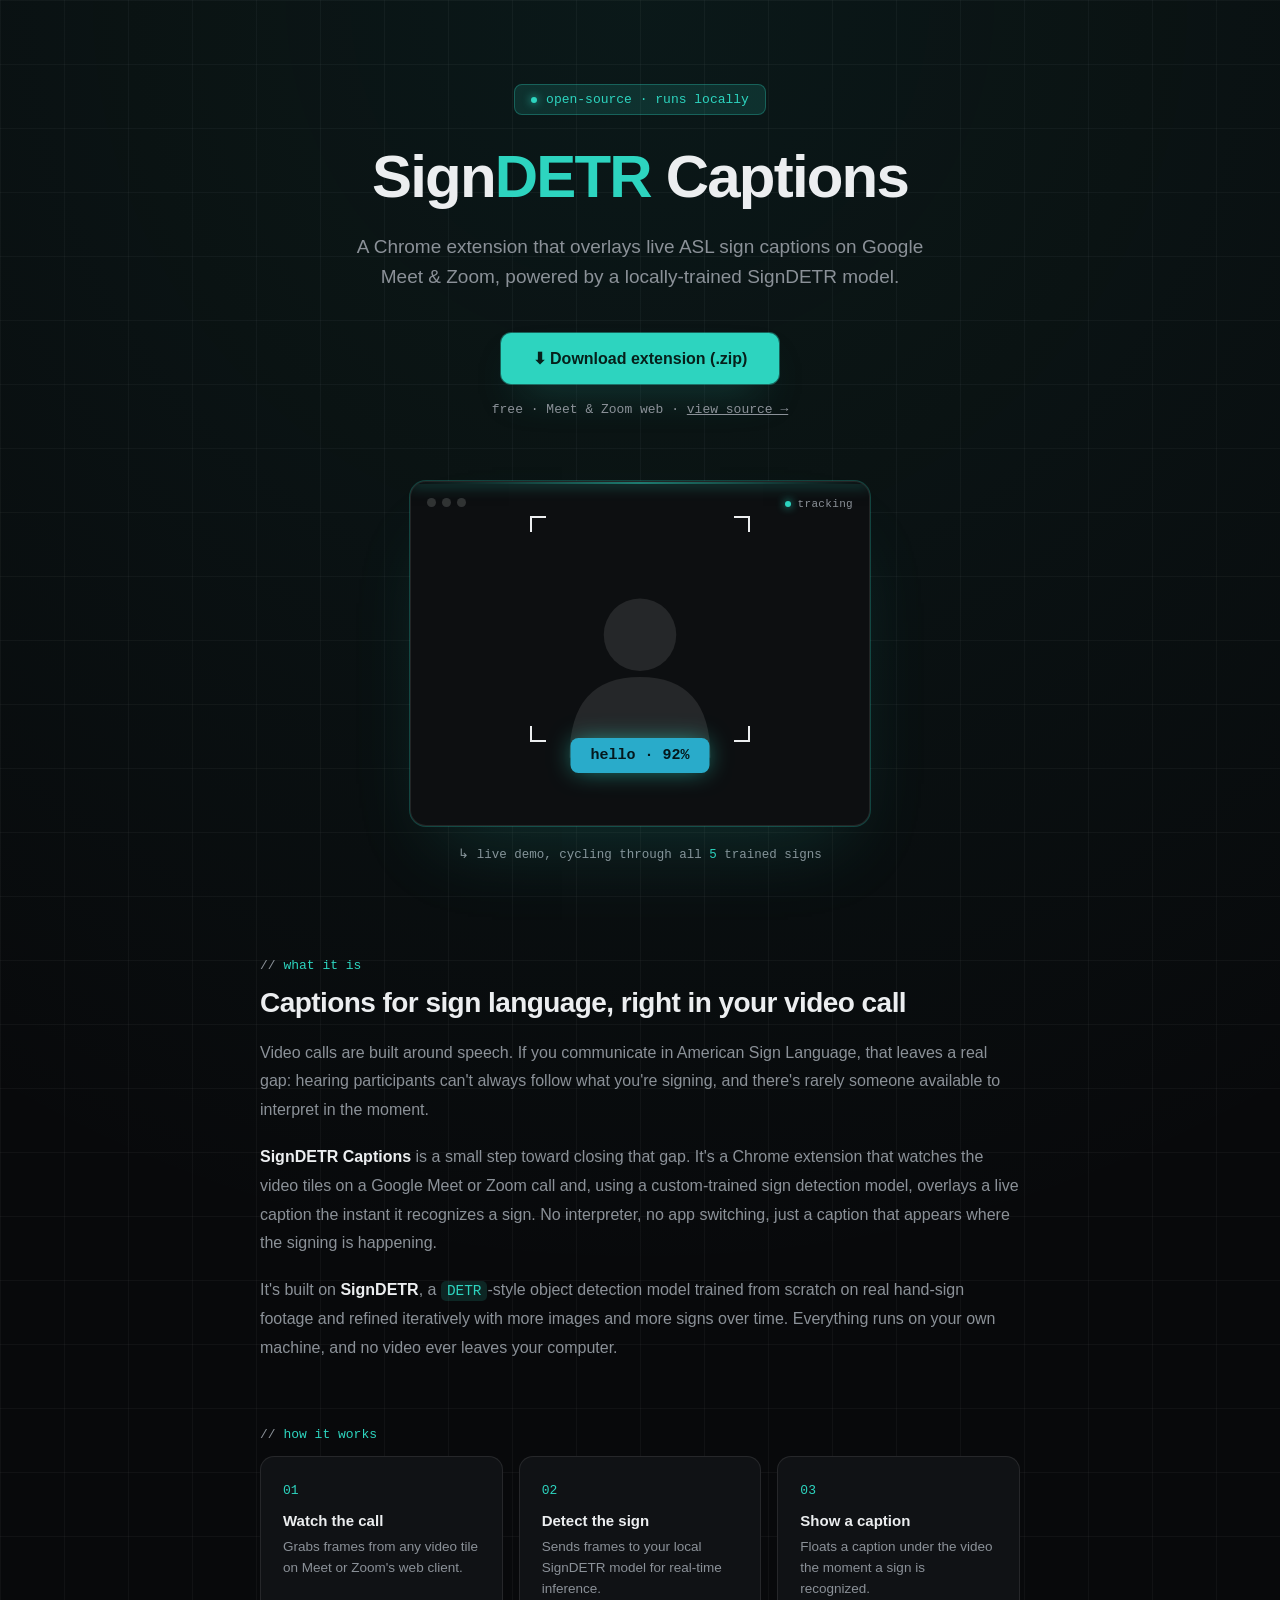
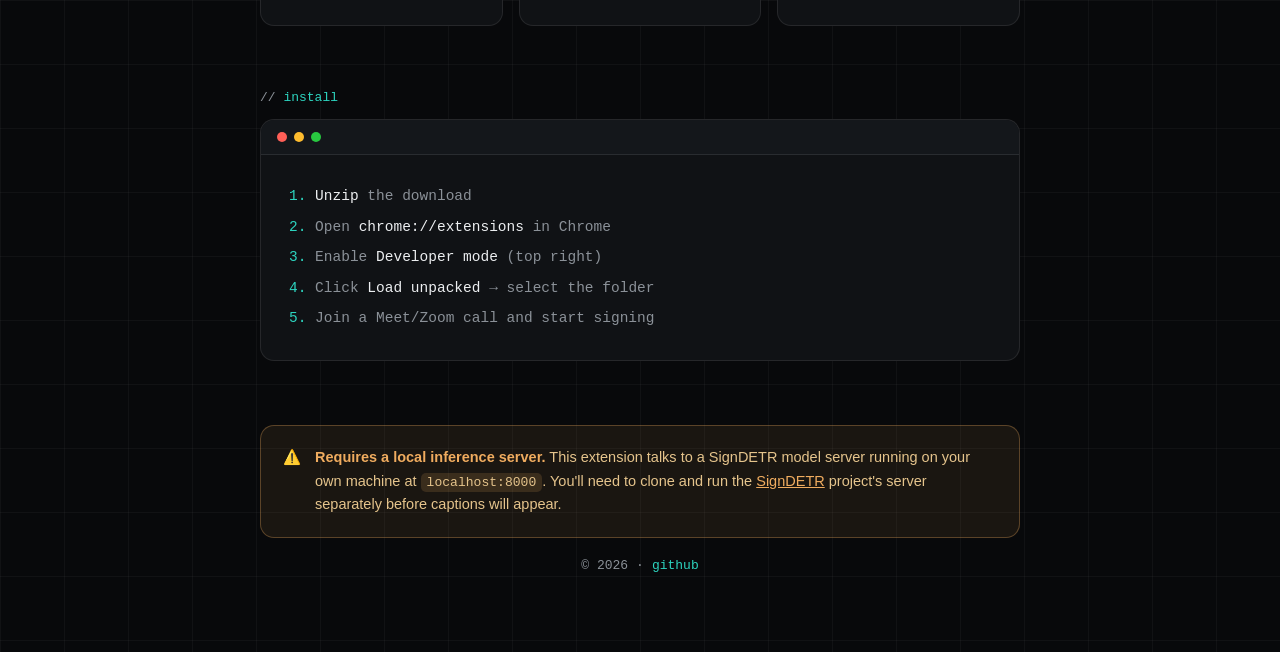
<file: index.html>
<!doctype html>
<html lang="en">
<head>
<meta charset="utf-8">
<meta name="viewport" content="width=device-width, initial-scale=1">
<title>SignDETR Captions</title>
<link rel="icon" href="data:image/svg+xml,<svg xmlns=%22http://www.w3.org/2000/svg%22 viewBox=%220 0 30 30%22><rect width=%2230%22 height=%2230%22 fill=%22%230b0d10%22/><rect x=%224%22 y=%224%22 width=%2222%22 height=%2222%22 rx=%224%22 fill=%22%232dd4bf%22/></svg>">
<style>
  :root {
    --bg: #08090b;
    --panel: #101215;
    --panel-hi: #14171b;
    --border: rgba(255,255,255,0.09);
    --text: #eceef0;
    --text-dim: #8b9198;
    --accent: #2dd4bf;
    --accent-dim: rgba(45,212,191,0.14);
    --mono: ui-monospace, "SF Mono", "Cascadia Code", "Roboto Mono", Menlo, Consolas, monospace;
    --sans: -apple-system, BlinkMacSystemFont, "Segoe UI", Inter, sans-serif;
    --radius: 14px;
  }
  * { box-sizing: border-box; }
  html { background: var(--bg); }
  body {
    margin: 0;
    min-height: 100vh;
    background:
      radial-gradient(circle at 50% 0%, rgba(45,212,191,0.08) 0%, transparent 55%),
      repeating-linear-gradient(to right, rgba(255,255,255,0.035) 0 1px, transparent 1px 64px),
      repeating-linear-gradient(to bottom, rgba(255,255,255,0.035) 0 1px, transparent 1px 64px),
      var(--bg);
    color: var(--text);
    font-family: var(--sans);
    display: flex;
    flex-direction: column;
    align-items: center;
    padding: 84px 24px 80px;
  }

  /* ---- Hero ---- */
  header { text-align: center; max-width: 720px; }
  .eyebrow {
    display: inline-flex;
    align-items: center;
    gap: 9px;
    font-family: var(--mono);
    font-size: 13px;
    color: var(--accent);
    background: var(--accent-dim);
    border: 1px solid rgba(45,212,191,0.3);
    padding: 7px 16px;
    border-radius: 8px;
    margin-bottom: 30px;
  }
  .eyebrow .dot {
    width: 6px; height: 6px; border-radius: 50%;
    background: var(--accent);
    box-shadow: 0 0 8px var(--accent);
  }
  h1 {
    font-size: 60px;
    font-weight: 800;
    letter-spacing: -0.03em;
    margin: 0 0 22px;
    line-height: 1.08;
    color: var(--text);
  }
  h1 span { color: var(--accent); }
  p.lead {
    font-size: 19px;
    color: var(--text-dim);
    line-height: 1.6;
    margin: 0 0 40px;
    max-width: 580px;
    margin-left: auto;
    margin-right: auto;
  }
  .download-btn {
    display: inline-flex;
    align-items: center;
    gap: 10px;
    background: var(--accent);
    color: #06201b;
    text-decoration: none;
    font-weight: 700;
    font-size: 16px;
    padding: 16px 32px;
    border-radius: 10px;
    box-shadow: 0 0 0 1px rgba(45,212,191,0.4), 0 20px 40px -20px rgba(45,212,191,0.5);
    transition: transform 0.15s ease, box-shadow 0.15s ease;
  }
  .download-btn:hover { transform: translateY(-2px); box-shadow: 0 0 0 1px rgba(45,212,191,0.5), 0 24px 44px -18px rgba(45,212,191,0.6); }
  .sub { font-family: var(--mono); font-size: 13px; color: var(--text-dim); margin-top: 18px; }
  .sub a { color: var(--text-dim); }
  .sub a:hover { color: var(--accent); }

  /* ---- Mockup ---- */
  .mockup-wrap { margin: 64px 0 8px; display: flex; justify-content: center; }
  .call-frame {
    width: 460px;
    max-width: 88vw;
    aspect-ratio: 4 / 3;
    margin: 0 auto;
    border-radius: 16px;
    position: relative;
    overflow: hidden;
    background: #0d0f11;
    box-shadow: 0 0 0 1px rgba(45,212,191,0.25), 0 40px 80px -30px rgba(45,212,191,0.18);
    border: 1px solid var(--border);
  }
  .call-frame .grid-dot {
    position: absolute;
    top: 16px; left: 16px;
    display: flex;
    gap: 6px;
  }
  .call-frame .grid-dot span {
    width: 9px; height: 9px; border-radius: 50%;
    background: rgba(255,255,255,0.15);
  }
  .silhouette {
    position: absolute;
    left: 50%; top: 54%;
    transform: translate(-50%, -50%);
    width: 44%;
    opacity: 0.5;
  }
  .hud {
    position: absolute;
    top: 16px; right: 16px;
    display: flex;
    align-items: center;
    gap: 7px;
    font-family: var(--mono);
    font-size: 11px;
    color: var(--text-dim);
    letter-spacing: 0.03em;
  }
  .hud .pulse-dot {
    width: 6px; height: 6px; border-radius: 50%;
    background: var(--accent);
    box-shadow: 0 0 8px var(--accent);
    animation: hudPulse 1.6s ease-in-out infinite;
  }
  @keyframes hudPulse {
    0%, 100% { opacity: 0.4; transform: scale(0.85); }
    50% { opacity: 1; transform: scale(1.1); }
  }
  .scanline {
    position: absolute;
    left: 0; right: 0;
    height: 2px;
    background: linear-gradient(90deg, transparent, var(--accent), transparent);
    box-shadow: 0 0 14px 1px var(--accent);
    opacity: 0.55;
    animation: scan 3.2s linear infinite;
  }
  @keyframes scan {
    0% { top: 6%; opacity: 0; }
    10% { opacity: 0.55; }
    90% { opacity: 0.55; }
    100% { top: 92%; opacity: 0; }
  }
  .bbox {
    position: absolute;
    left: 26%; top: 10%;
    width: 48%; height: 66%;
    --bbox-color: var(--accent);
  }
  .bbox .corner {
    position: absolute;
    width: 16px; height: 16px;
    border-color: var(--bbox-color);
    transition: border-color 0.4s ease;
    animation: bboxPulse 2s ease-in-out infinite;
  }
  .bbox .tl { top: 0; left: 0; border-top: 2px solid; border-left: 2px solid; }
  .bbox .tr { top: 0; right: 0; border-top: 2px solid; border-right: 2px solid; }
  .bbox .bl { bottom: 0; left: 0; border-bottom: 2px solid; border-left: 2px solid; }
  .bbox .br { bottom: 0; right: 0; border-bottom: 2px solid; border-right: 2px solid; }
  @keyframes bboxPulse {
    0%, 100% { opacity: 0.55; }
    50% { opacity: 1; }
  }
  .caption-pill {
    position: absolute;
    left: 50%;
    bottom: 15%;
    transform: translateX(-50%);
    background: var(--accent);
    color: #06201b;
    font-weight: 700;
    font-family: var(--mono);
    font-size: 15px;
    padding: 9px 20px;
    border-radius: 8px;
    box-shadow: 0 0 24px -4px rgba(45,212,191,0.7);
    white-space: nowrap;
    transition: background 0.4s ease, color 0.4s ease;
  }
  .mockup-caption {
    font-family: var(--mono);
    font-size: 12.5px;
    color: var(--text-dim);
    margin: 20px 0 0;
  }
  .mockup-caption .accent { color: var(--accent); }

  /* ---- Sections ---- */
  main { width: 100%; max-width: 760px; margin-top: 96px; }
  section { margin-bottom: 64px; }
  .section-label {
    font-family: var(--mono);
    font-size: 13px;
    color: var(--accent);
    margin: 0 0 14px;
  }
  .section-label::before { content: "// "; color: var(--text-dim); }
  h2 {
    font-size: 28px;
    font-weight: 800;
    letter-spacing: -0.02em;
    margin: 0 0 20px;
    color: var(--text);
  }
  .prose p {
    font-size: 16px;
    line-height: 1.8;
    color: var(--text-dim);
    margin: 0 0 18px;
  }
  .prose strong { color: var(--text); }
  .prose code { color: var(--accent); background: var(--accent-dim); padding: 2px 6px; border-radius: 5px; font-family: var(--mono); font-size: 0.9em; }

  .steps {
    display: grid;
    grid-template-columns: repeat(3, 1fr);
    gap: 16px;
  }
  .steps .step {
    background: var(--panel);
    border: 1px solid var(--border);
    border-radius: var(--radius);
    padding: 26px 22px;
  }
  .steps .step .num {
    font-family: var(--mono);
    font-size: 13px;
    color: var(--accent);
    margin: 0 0 14px;
  }
  .steps .step h3 { font-size: 15px; margin: 0 0 8px; color: var(--text); }
  .steps .step p { font-size: 13.5px; color: var(--text-dim); margin: 0; line-height: 1.55; }

  /* Terminal-style install card */
  .terminal {
    background: var(--panel);
    border: 1px solid var(--border);
    border-radius: var(--radius);
    overflow: hidden;
  }
  .terminal .bar {
    display: flex;
    align-items: center;
    gap: 7px;
    padding: 12px 16px;
    background: var(--panel-hi);
    border-bottom: 1px solid var(--border);
  }
  .terminal .bar span {
    width: 10px; height: 10px; border-radius: 50%;
  }
  .terminal .bar span:nth-child(1) { background: #ff5f57; }
  .terminal .bar span:nth-child(2) { background: #febc2e; }
  .terminal .bar span:nth-child(3) { background: #28c840; }
  .terminal pre {
    margin: 0;
    padding: 26px 28px;
    font-family: var(--mono);
    font-size: 14.5px;
    line-height: 2.1;
    color: var(--text-dim);
    white-space: pre-wrap;
    overflow-x: auto;
  }
  .terminal pre .n { color: var(--accent); }
  .terminal pre .k { color: var(--text); }

  .note {
    display: flex;
    gap: 14px;
    background: rgba(240,172,95,0.08);
    border: 1px solid rgba(240,172,95,0.3);
    border-radius: var(--radius);
    padding: 20px 22px;
    font-size: 14.5px;
    line-height: 1.65;
    color: #e5c48c;
  }
  .note b { color: #f0ac5f; }
  .note a { color: #f0ac5f; }
  .note code { font-family: var(--mono); background: rgba(240,172,95,0.15); padding: 2px 6px; border-radius: 5px; font-size: 0.9em; }

  footer {
    margin-top: 20px;
    display: flex;
    align-items: center;
    gap: 8px;
    font-family: var(--mono);
    font-size: 13px;
    color: var(--text-dim);
  }
  footer a { color: var(--accent); text-decoration: none; }
  footer a:hover { text-decoration: underline; }

  @media (max-width: 640px) {
    h1 { font-size: 38px; }
    p.lead { font-size: 17px; }
    .terminal pre { padding: 20px 18px; font-size: 13px; }
    .steps { grid-template-columns: 1fr; }
    main { margin-top: 72px; }
    section { margin-bottom: 48px; }
  }
</style>
</head>
<body>
  <header>
    <span class="eyebrow"><span class="dot"></span> open-source · runs locally</span>
    <h1>Sign<span>DETR</span> Captions</h1>
    <p class="lead">A Chrome extension that overlays live ASL sign captions on Google Meet &amp; Zoom, powered by a locally-trained SignDETR model.</p>
    <a class="download-btn" href="https://github.com/Idiot-sandwich08/signdetr-captions/releases/latest/download/signdetr-captions.zip" download>
      ⬇ Download extension (.zip)
    </a>
    <div class="sub">free &middot; Meet &amp; Zoom web &middot; <a href="https://github.com/Idiot-sandwich08/signdetr-captions">view source →</a></div>

    <div class="mockup-wrap">
      <div class="call-frame" id="demo-frame">
        <div class="grid-dot"><span></span><span></span><span></span></div>
        <div class="hud"><span class="pulse-dot"></span>tracking</div>
        <div class="scanline"></div>
        <svg class="silhouette" viewBox="0 0 100 100" xmlns="http://www.w3.org/2000/svg">
          <circle cx="50" cy="34" r="18" fill="rgba(255,255,255,0.2)"/>
          <path d="M 15 95 Q 15 55 50 55 Q 85 55 85 95 Z" fill="rgba(255,255,255,0.2)"/>
        </svg>
        <div class="bbox">
          <span class="corner tl"></span>
          <span class="corner tr"></span>
          <span class="corner bl"></span>
          <span class="corner br"></span>
        </div>
        <div class="caption-pill" id="demo-pill">hello · 92%</div>
      </div>
    </div>
    <p class="mockup-caption">↳ live demo, cycling through all <span class="accent">5</span> trained signs</p>
  </header>

  <script>
    var DEMO_SIGNS = [
      { label: "hello",    conf: 92, bg: "rgb(41,171,202)",  fg: "#04181c" },
      { label: "iloveyou", conf: 88, bg: "rgb(240,172,95)",  fg: "#2b1a04" },
      { label: "thankyou", conf: 95, bg: "rgb(131,193,103)", fg: "#0e2306" },
      { label: "yes",      conf: 90, bg: "rgb(204,204,255)", fg: "#12123a" },
      { label: "no",       conf: 87, bg: "rgb(0,128,128)",   fg: "#eafffb" }
    ];
    (function () {
      var i = 0;
      var pill = document.getElementById("demo-pill");
      var frame = document.getElementById("demo-frame");
      function cycle() {
        var d = DEMO_SIGNS[i % DEMO_SIGNS.length];
        pill.textContent = d.label + " · " + d.conf + "%";
        pill.style.background = d.bg;
        pill.style.color = d.fg;
        frame.style.setProperty("--bbox-color", d.bg);
        i++;
      }
      cycle();
      setInterval(cycle, 2000);
    })();
  </script>

  <main>
    <section>
      <p class="section-label">what it is</p>
      <h2>Captions for sign language, right in your video call</h2>
      <div class="prose">
        <p>Video calls are built around speech. If you communicate in American Sign Language, that leaves a real gap: hearing participants can't always follow what you're signing, and there's rarely someone available to interpret in the moment.</p>
        <p><strong>SignDETR Captions</strong> is a small step toward closing that gap. It's a Chrome extension that watches the video tiles on a Google Meet or Zoom call and, using a custom-trained sign detection model, overlays a live caption the instant it recognizes a sign. No interpreter, no app switching, just a caption that appears where the signing is happening.</p>
        <p>It's built on <strong>SignDETR</strong>, a <code>DETR</code>-style object detection model trained from scratch on real hand-sign footage and refined iteratively with more images and more signs over time. Everything runs on your own machine, and no video ever leaves your computer.</p>
      </div>
    </section>

    <section>
      <p class="section-label">how it works</p>
      <div class="steps">
        <div class="step">
          <div class="num">01</div>
          <h3>Watch the call</h3>
          <p>Grabs frames from any video tile on Meet or Zoom's web client.</p>
        </div>
        <div class="step">
          <div class="num">02</div>
          <h3>Detect the sign</h3>
          <p>Sends frames to your local SignDETR model for real-time inference.</p>
        </div>
        <div class="step">
          <div class="num">03</div>
          <h3>Show a caption</h3>
          <p>Floats a caption under the video the moment a sign is recognized.</p>
        </div>
      </div>
    </section>

    <section>
      <p class="section-label">install</p>
      <div class="terminal">
        <div class="bar"><span></span><span></span><span></span></div>
        <pre><span class="n">1.</span> <span class="k">Unzip</span> the download
<span class="n">2.</span> Open <span class="k">chrome://extensions</span> in Chrome
<span class="n">3.</span> Enable <span class="k">Developer mode</span> (top right)
<span class="n">4.</span> Click <span class="k">Load unpacked</span> → select the folder
<span class="n">5.</span> Join a Meet/Zoom call and start signing</pre>
      </div>
    </section>

    <section style="margin-bottom: 0;">
      <div class="note">
        <span>⚠️</span>
        <span><b>Requires a local inference server.</b> This extension talks to a SignDETR model server running on your own machine at <code>localhost:8000</code>. You'll need to clone and run the <a href="https://github.com/nicknochnack/SignDETR">SignDETR</a> project's server separately before captions will appear.</span>
      </div>
    </section>
  </main>

  <footer>
    <span>© 2026</span>
    <span>·</span>
    <a href="https://github.com/Idiot-sandwich08/signdetr-captions">github</a>
  </footer>
</body>
</html>
</file>
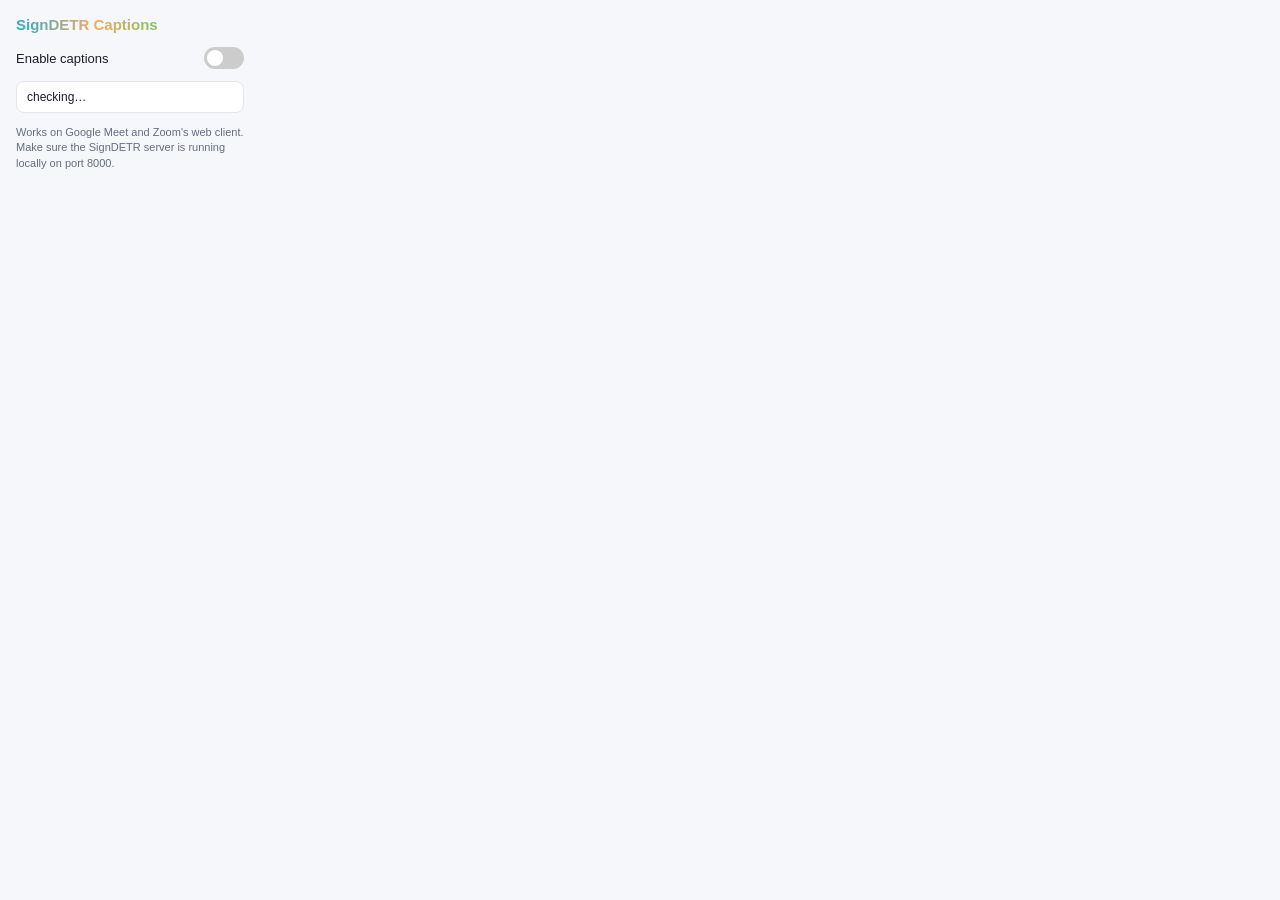
<file: extension/popup.html>
<!doctype html>
<html>
<head>
<meta charset="utf-8">
<link rel="stylesheet" href="popup.css">
</head>
<body>
  <h1>SignDETR Captions</h1>
  <div class="row">
    <span>Enable captions</span>
    <label class="switch">
      <input type="checkbox" id="enabled-toggle">
      <span class="slider"></span>
    </label>
  </div>
  <div id="status">checking…</div>
  <p class="hint">Works on Google Meet and Zoom's web client. Make sure the SignDETR server is running locally on port 8000.</p>
  <script src="popup.js"></script>
</body>
</html>
</file>
<file: extension/popup.css>
:root {
  --bg: #f6f7fb;
  --panel: #ffffff;
  --panel-border: #e3e6ef;
  --text: #1b1e2b;
  --text-dim: #676c82;
  --teal: #29abca;
  --orange: #f0ac5f;
  --green: #83c167;
  --ok: #178a4c;
  --err: #d3352b;
}

* {
  box-sizing: border-box;
}

body {
  width: 260px;
  margin: 0;
  padding: 16px;
  background: var(--bg);
  color: var(--text);
  font-family: -apple-system, BlinkMacSystemFont, "Segoe UI", sans-serif;
}

h1 {
  font-size: 15px;
  font-weight: 800;
  margin: 0 0 14px;
  background: linear-gradient(90deg, var(--teal), var(--orange) 55%, var(--green));
  -webkit-background-clip: text;
  background-clip: text;
  -webkit-text-fill-color: transparent;
  display: inline-block;
}

.row {
  display: flex;
  align-items: center;
  justify-content: space-between;
  margin-bottom: 12px;
  font-size: 13px;
}

.switch {
  position: relative;
  width: 40px;
  height: 22px;
  flex-shrink: 0;
}

.switch input {
  opacity: 0;
  width: 0;
  height: 0;
}

.slider {
  position: absolute;
  inset: 0;
  background: #ccc;
  border-radius: 999px;
  cursor: pointer;
  transition: 0.15s;
}

.slider::before {
  content: "";
  position: absolute;
  width: 16px;
  height: 16px;
  left: 3px;
  top: 3px;
  background: white;
  border-radius: 50%;
  transition: 0.15s;
}

input:checked + .slider {
  background: var(--teal);
}

input:checked + .slider::before {
  transform: translateX(18px);
}

#status {
  font-size: 12px;
  padding: 8px 10px;
  border-radius: 8px;
  background: var(--panel);
  border: 1px solid var(--panel-border);
}

#status.ok {
  color: var(--ok);
}

#status.err {
  color: var(--err);
}

.hint {
  font-size: 11px;
  color: var(--text-dim);
  line-height: 1.4;
  margin: 12px 0 0;
}
</file>
